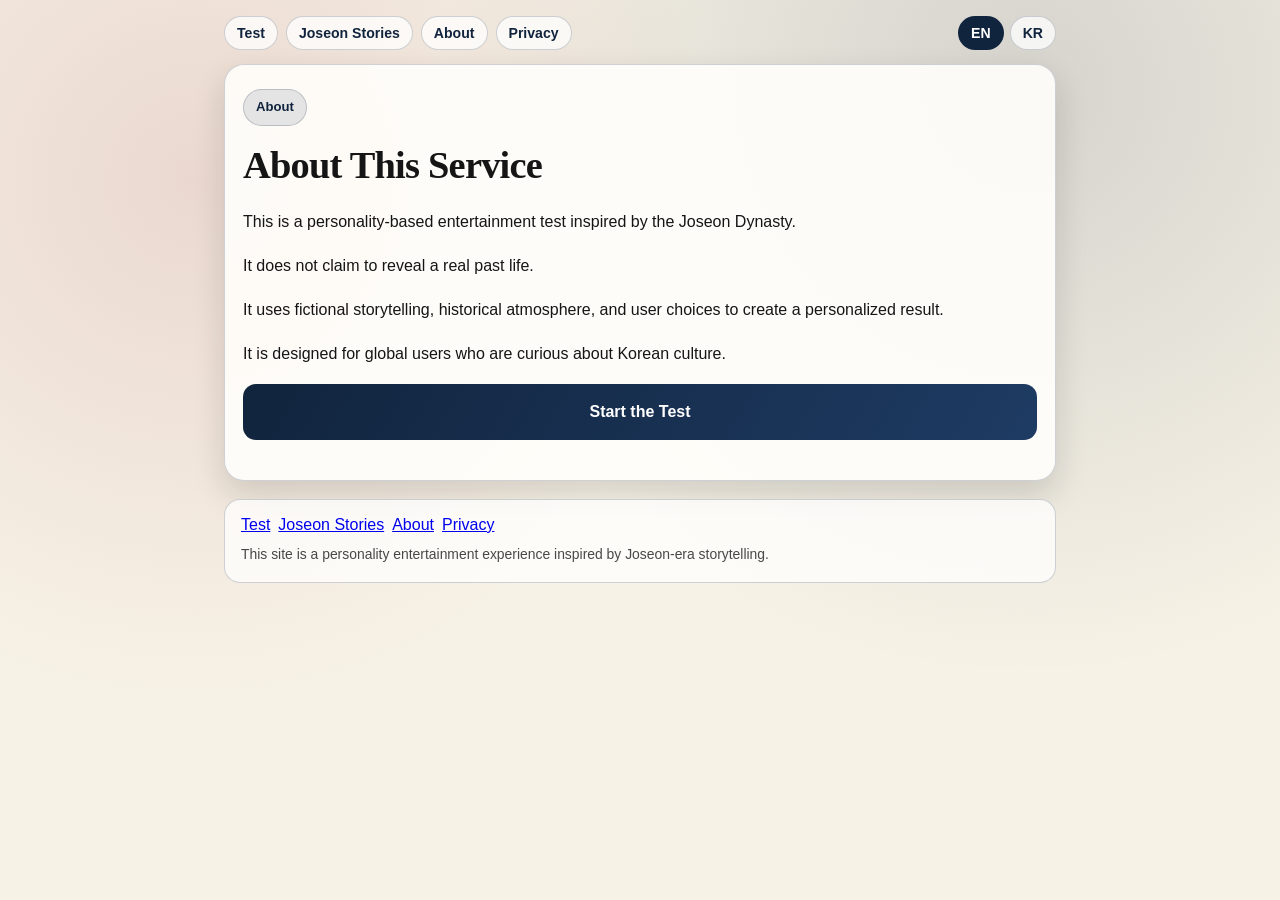
<file: about.html>
<!DOCTYPE html><html lang="en"><head><meta charset="UTF-8" /><meta name="viewport" content="width=device-width, initial-scale=1.0" /><title>My Past Life in Joseon - Korean Past Life Personality Test</title><meta name="description" content="Discover who you might have been in the Joseon Dynasty through a Korean-inspired personality test." /><meta property="og:title" content="My Past Life in Joseon - Korean Past Life Personality Test" /><meta property="og:description" content="Discover who you might have been in the Joseon Dynasty through a Korean-inspired personality test." /><link rel="stylesheet" href="style.css" /></head><body data-page="about"><div class="paper-overlay"></div><div class="site-shell"><header class="site-top"><nav class="site-nav" aria-label="Main menu"><a class="nav-link" href="index.html" data-i18n="menu.test"></a><a class="nav-link" href="history.html" data-i18n="menu.stories"></a><a class="nav-link" href="about.html" data-i18n="menu.about"></a><a class="nav-link" href="privacy.html" data-i18n="menu.privacy"></a></nav><div class="lang-switch"><button type="button" class="lang-btn" data-lang="en">EN</button><button type="button" class="lang-btn" data-lang="ko">KR</button></div></header><main class="content-card"><p class="badge" data-page-i18n="badge"></p><h1 data-page-i18n="title"></h1><p data-page-i18n="p1"></p><p data-page-i18n="p2"></p><p data-page-i18n="p3"></p><p data-page-i18n="p4"></p><p><a class="btn btn-primary" href="index.html?start=1" data-page-i18n="cta"></a></p></main><footer class="site-footer"><div class="footer-links"><a href="index.html" data-i18n="menu.test"></a><a href="history.html" data-i18n="menu.stories"></a><a href="about.html" data-i18n="menu.about"></a><a href="privacy.html" data-i18n="menu.privacy"></a></div><p class="footer-note" data-i18n="footer.note"></p></footer></div><script src="i18n.js"></script><script src="script.js"></script></body></html>
</file>
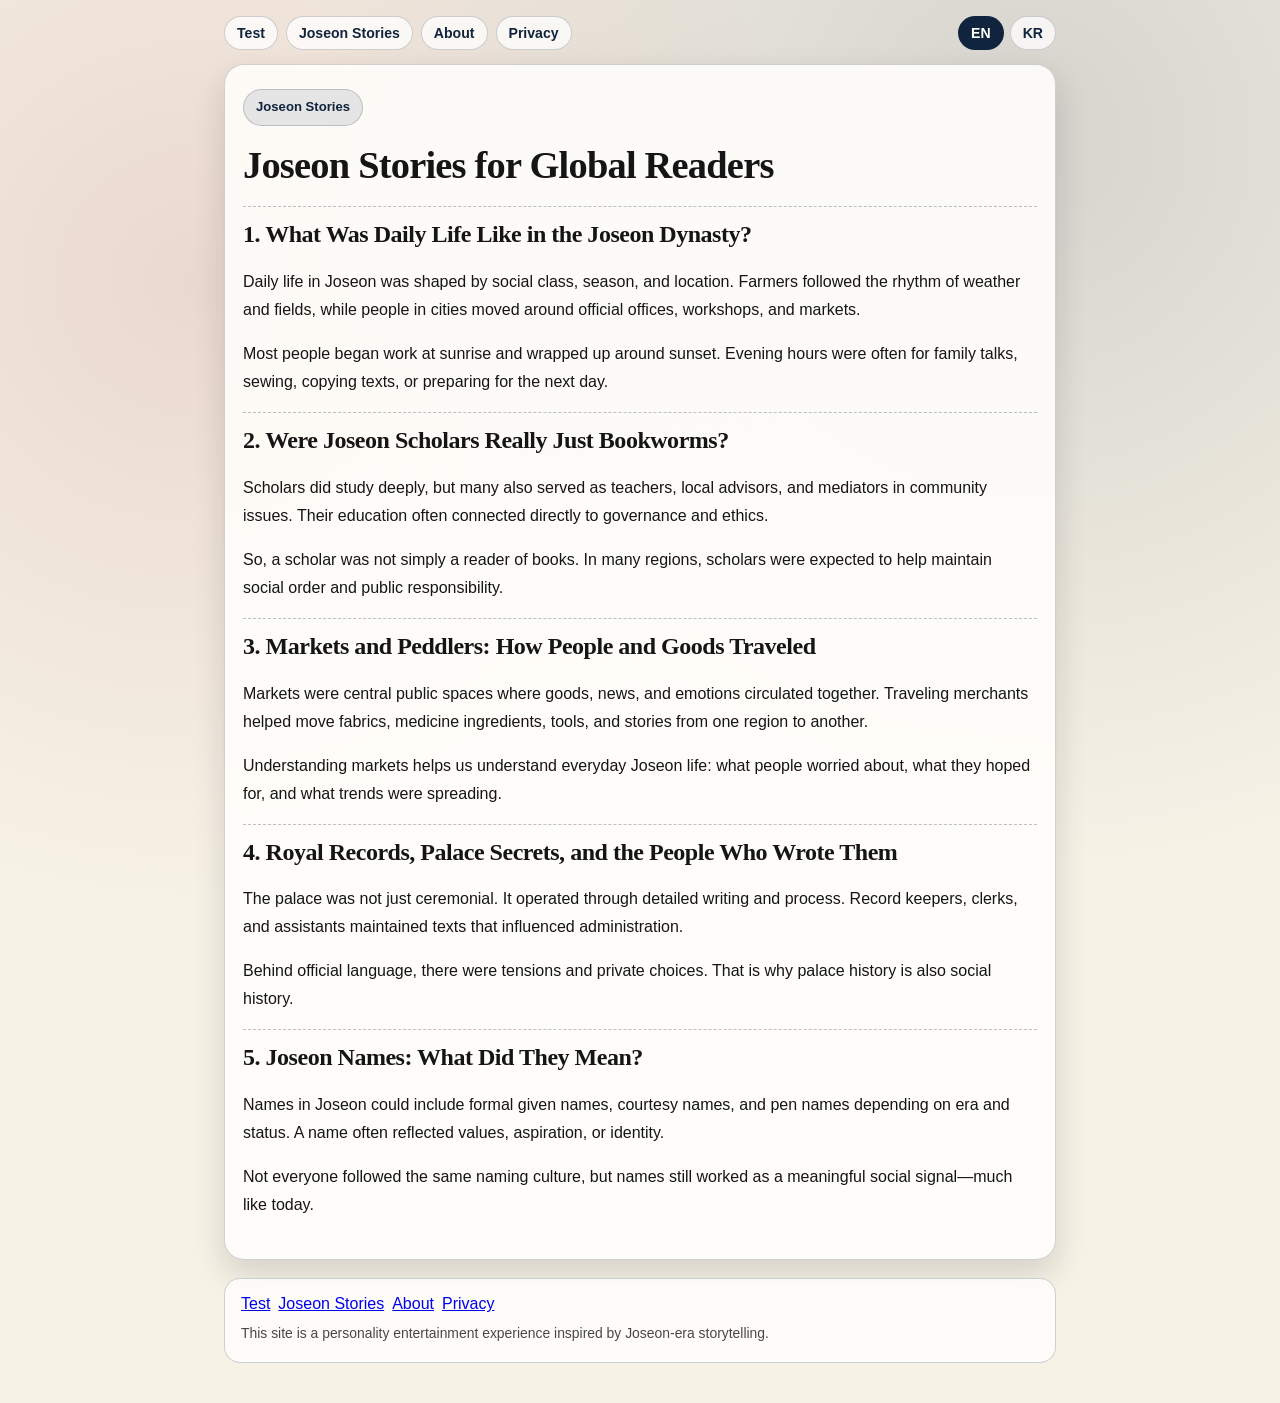
<file: history.html>
<!DOCTYPE html>
<html lang="en">
  <head>
    <meta charset="UTF-8" />
    <meta name="viewport" content="width=device-width, initial-scale=1.0" />
    <title>My Past Life in Joseon - Korean Past Life Personality Test</title>
    <meta name="description" content="Discover who you might have been in the Joseon Dynasty through a Korean-inspired personality test." />
    <meta property="og:title" content="My Past Life in Joseon - Korean Past Life Personality Test" />
    <meta property="og:description" content="Discover who you might have been in the Joseon Dynasty through a Korean-inspired personality test." />
    <link rel="stylesheet" href="style.css" />
  </head>
  <body data-page="history">
    <div class="paper-overlay"></div>
    <div class="site-shell">
      <header class="site-top">
        <nav class="site-nav" aria-label="Main menu">
          <a class="nav-link" href="index.html" data-i18n="menu.test"></a><a class="nav-link" href="history.html" data-i18n="menu.stories"></a><a class="nav-link" href="about.html" data-i18n="menu.about"></a><a class="nav-link" href="privacy.html" data-i18n="menu.privacy"></a>
        </nav>
        <div class="lang-switch"><button type="button" class="lang-btn" data-lang="en">EN</button><button type="button" class="lang-btn" data-lang="ko">KR</button></div>
      </header>
      <main class="content-card">
        <p class="badge" data-page-i18n="badge"></p><h1 data-page-i18n="title"></h1>
        <article class="history-article"><h2 data-page-i18n="a1t"></h2><p data-page-i18n="a1p1"></p><p data-page-i18n="a1p2"></p></article>
        <article class="history-article"><h2 data-page-i18n="a2t"></h2><p data-page-i18n="a2p1"></p><p data-page-i18n="a2p2"></p></article>
        <article class="history-article"><h2 data-page-i18n="a3t"></h2><p data-page-i18n="a3p1"></p><p data-page-i18n="a3p2"></p></article>
        <article class="history-article"><h2 data-page-i18n="a4t"></h2><p data-page-i18n="a4p1"></p><p data-page-i18n="a4p2"></p></article>
        <article class="history-article"><h2 data-page-i18n="a5t"></h2><p data-page-i18n="a5p1"></p><p data-page-i18n="a5p2"></p></article>
      </main>
      <footer class="site-footer"><div class="footer-links"><a href="index.html" data-i18n="menu.test"></a><a href="history.html" data-i18n="menu.stories"></a><a href="about.html" data-i18n="menu.about"></a><a href="privacy.html" data-i18n="menu.privacy"></a></div><p class="footer-note" data-i18n="footer.note"></p></footer>
    </div>
    <script src="i18n.js"></script><script src="script.js"></script>
  </body>
</html>
</file>
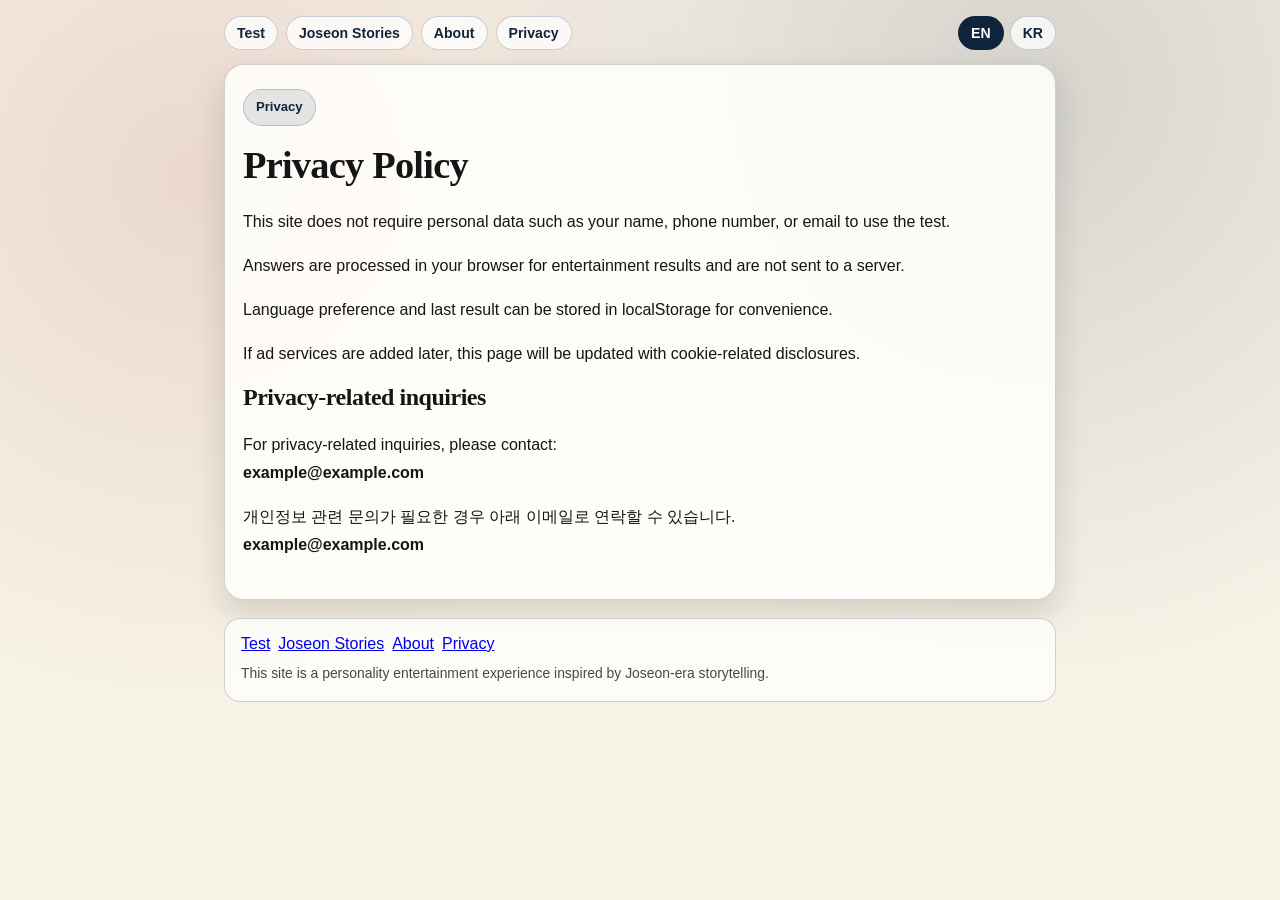
<file: privacy.html>
<!DOCTYPE html><html lang="en"><head><meta charset="UTF-8" /><meta name="viewport" content="width=device-width, initial-scale=1.0" /><title>My Past Life in Joseon - Korean Past Life Personality Test</title><meta name="description" content="Discover who you might have been in the Joseon Dynasty through a Korean-inspired personality test." /><meta property="og:title" content="My Past Life in Joseon - Korean Past Life Personality Test" /><meta property="og:description" content="Discover who you might have been in the Joseon Dynasty through a Korean-inspired personality test." /><link rel="stylesheet" href="style.css" /></head><body data-page="privacy"><div class="paper-overlay"></div><div class="site-shell"><header class="site-top"><nav class="site-nav" aria-label="Main menu"><a class="nav-link" href="index.html" data-i18n="menu.test"></a><a class="nav-link" href="history.html" data-i18n="menu.stories"></a><a class="nav-link" href="about.html" data-i18n="menu.about"></a><a class="nav-link" href="privacy.html" data-i18n="menu.privacy"></a></nav><div class="lang-switch"><button type="button" class="lang-btn" data-lang="en">EN</button><button type="button" class="lang-btn" data-lang="ko">KR</button></div></header><main class="content-card"><p class="badge" data-page-i18n="badge"></p><h1 data-page-i18n="title"></h1><p data-page-i18n="p1"></p><p data-page-i18n="p2"></p><p data-page-i18n="p3"></p><p data-page-i18n="p4"></p><section class="privacy-contact"><h2>Privacy-related inquiries</h2><p>For privacy-related inquiries, please contact:<br /><strong>example@example.com</strong></p><!-- TODO: Replace example@example.com with your real privacy contact email. --><p>개인정보 관련 문의가 필요한 경우 아래 이메일로 연락할 수 있습니다.<br /><strong>example@example.com</strong></p><!-- TODO: 개인정보 문의용 실제 이메일로 example@example.com을 교체하세요. --></section></main><footer class="site-footer"><div class="footer-links"><a href="index.html" data-i18n="menu.test"></a><a href="history.html" data-i18n="menu.stories"></a><a href="about.html" data-i18n="menu.about"></a><a href="privacy.html" data-i18n="menu.privacy"></a></div><p class="footer-note" data-i18n="footer.note"></p></footer></div><script src="i18n.js"></script><script src="script.js"></script></body></html>
</file>
<file: style.css>
:root {
  --ink: #151515;
  --indigo: #11243d;
  --seal: #8e1f2d;
  --paper: #f7f2e6;
  --line: rgba(17, 36, 61, 0.2);
  --shadow: 0 14px 32px rgba(21, 21, 21, 0.15);
}
* { box-sizing: border-box; }
body { margin: 0; min-height: 100vh; color: var(--ink); background: radial-gradient(circle at 15% 20%, rgba(142, 31, 45, 0.12), transparent 40%), radial-gradient(circle at 80% 10%, rgba(17, 36, 61, 0.15), transparent 45%), var(--paper); font-family: "Inter", "Noto Sans KR", sans-serif; }
.paper-overlay { position: fixed; inset: 0; pointer-events: none; opacity: 0.5; }
.site-shell { position: relative; z-index: 1; width: min(100%, 860px); margin: 0 auto; padding: 16px 14px 40px; }
.site-top { display: flex; justify-content: space-between; align-items: center; gap: 10px; margin-bottom: 14px; }
.site-nav { display: flex; flex-wrap: wrap; gap: 8px; }
.nav-link,.lang-btn { text-decoration: none; color: var(--indigo); background: rgba(255,255,255,.75); border: 1px solid var(--line); border-radius: 999px; padding: 8px 12px; font-weight: 600; font-size: .88rem; }
.lang-switch{display:flex;gap:6px}.lang-btn{cursor:pointer}.lang-btn.active{background:var(--indigo);color:#fff}
.app { width: min(100%, 620px); margin: 0 auto; }
.screen,.content-card { background: rgba(255,254,251,.9); border:1px solid var(--line); border-radius: 20px; padding: 24px 18px; box-shadow: var(--shadow); }
.screen {display:none}.screen.active{display:block}
.badge{display:inline-block;margin:0;background:rgba(17,36,61,.1);color:var(--indigo);border:1px solid rgba(17,36,61,.2);border-radius:999px;padding:6px 12px;font-size:.82rem;font-weight:600}
h1,h2,h3{font-family:"Noto Serif KR",serif;letter-spacing:-.02em;margin-top:0} h1{margin:14px 0 12px;line-height:1.35;font-size:clamp(1.7rem,6vw,2.4rem)}
.lead{margin:0 0 22px;color:rgba(21,21,21,.85)} p{line-height:1.75}
.btn{width:100%;border:0;border-radius:13px;padding:14px 16px;font-size:1rem;font-weight:700;cursor:pointer;text-decoration:none;display:inline-block;text-align:center}
.btn-primary{background:linear-gradient(120deg,var(--indigo),#1e3b63);color:#fff}.btn-secondary{background:rgba(17,36,61,.1);color:var(--indigo);border:1px solid rgba(17,36,61,.2)}
.top-bar{margin-bottom:16px}#progress-text{margin:0 0 8px;color:var(--indigo);font-weight:600}.progress-track{width:100%;height:8px;border-radius:99px;background:rgba(17,36,61,.14)}.progress-fill{height:100%;border-radius:inherit;background:linear-gradient(90deg,var(--seal),#b83a4f)}
.answer-list{display:grid;gap:10px}.answer-btn{background:#fff;border:1px solid rgba(17,36,61,.28);text-align:left;border-radius:12px;padding:14px;line-height:1.5;font-size:.97rem;cursor:pointer}
.result-label{color:var(--seal);font-weight:700;margin:0 0 8px}.result-identity{margin:0;color:rgba(21,21,21,.75)}
.result-card{margin-top:16px;background:rgba(255,255,255,.82);border:1px solid var(--line);border-radius:16px;padding:16px}
.fact-grid{display:grid;grid-template-columns:1fr 1fr;gap:12px;margin:0}.fact-grid dt{font-size:.82rem;color:var(--seal);font-weight:700}.fact-grid dd{margin:0;font-size:.95rem}
.stats-list{display:grid;gap:8px}.stat-meta{display:flex;justify-content:space-between;font-size:.9rem}.stat-track{height:8px;background:rgba(17,36,61,.12);border-radius:999px}.stat-fill{height:100%;border-radius:inherit;background:linear-gradient(90deg,var(--indigo),var(--seal))}
.last-scene{margin-top:14px;padding:12px;border-radius:12px;background:rgba(142,31,45,.08);border:1px dashed rgba(142,31,45,.3)}.result-actions{margin-top:14px;display:grid;gap:10px}
.save-card-status{margin:10px 2px 0;font-size:.92rem;color:var(--indigo);min-height:1.4em}
.btn.is-loading{opacity:.75;cursor:wait}
.history-article{border-top:1px dashed rgba(17,36,61,.28);padding-top:14px;margin-top:14px}
.site-footer{margin-top:18px;padding:16px;background:rgba(255,255,255,.74);border:1px solid var(--line);border-radius:16px}.footer-links{display:flex;flex-wrap:wrap;gap:8px;margin-bottom:8px}.footer-note{margin:0;font-size:.87rem;color:rgba(21,21,21,.78)}

.share-card-export{position:fixed;left:-99999px;top:0;opacity:1;pointer-events:none;width:1080px}
.share-card{position:relative;width:1080px;min-height:1920px;padding:94px 86px 80px;color:#121820;background:
radial-gradient(circle at 78% 8%, rgba(17,36,61,.2), transparent 34%),
radial-gradient(circle at 6% 22%, rgba(142,31,45,.12), transparent 38%),
linear-gradient(180deg,#f6f0e5,#eee6d8);}
.share-card-paper{position:absolute;inset:0;background-image:repeating-linear-gradient(0deg,rgba(255,255,255,.16),rgba(255,255,255,.16) 2px,transparent 2px,transparent 5px),radial-gradient(circle at 30% 20%,rgba(255,255,255,.18),transparent 35%);mix-blend-mode:soft-light;pointer-events:none}
.share-top,.share-hero,.share-summary-section,.share-traits-section,.share-stats-section,.share-footer{position:relative;z-index:1}
.share-top{display:flex;align-items:flex-start;justify-content:space-between;padding-bottom:34px;border-bottom:1px solid rgba(17,36,61,.18)}
.share-brand{margin:0;font-family:"Noto Serif KR",serif;font-size:38px;font-weight:700;color:#0d223f;letter-spacing:.01em}
.share-seal{width:88px;height:88px;border-radius:50%;border:2px solid rgba(142,31,45,.7);display:grid;place-items:center;color:#8e1f2d;font-family:"Noto Serif KR",serif;font-size:40px;background:rgba(142,31,45,.05)}
.share-hero{padding:60px 0 44px;border-bottom:1px solid rgba(17,36,61,.16)}
.share-title{margin:0;max-width:860px;font-family:"Noto Serif KR",serif;font-size:76px;line-height:1.17;letter-spacing:-.02em;overflow-wrap:anywhere;word-break:keep-all}
.share-title.long{font-size:66px}
.share-title.very-long{font-size:56px}
.share-name{margin:24px 0 0;font-size:42px;font-weight:700;color:#8e1f2d;letter-spacing:.01em;overflow-wrap:anywhere}
.share-meta{display:grid;grid-template-columns:repeat(3,minmax(0,1fr));gap:14px;margin-top:28px}
.share-meta-item{border:1px solid rgba(17,36,61,.16);background:rgba(255,255,255,.45);border-radius:14px;padding:14px 16px}
.share-meta-item h4{margin:0 0 6px;font-size:22px;color:#4f5f75}
.share-meta-item p{margin:0;font-size:27px;font-weight:600;line-height:1.35;overflow-wrap:anywhere}
.share-summary-section{padding:36px 0 30px}
.share-section-label{margin:0 0 14px;font-size:24px;text-transform:uppercase;letter-spacing:.12em;color:#31435d}
.share-summary{margin:0;max-width:900px;font-size:35px;line-height:1.5;white-space:pre-line;overflow-wrap:anywhere}
.share-traits-section{padding:24px 0;border-top:1px solid rgba(17,36,61,.13);border-bottom:1px solid rgba(17,36,61,.13)}
.share-keywords{display:flex;flex-wrap:wrap;gap:10px}
.share-keyword-pill{border-radius:999px;background:#0f2746;color:#f5efe4;padding:8px 16px;font-size:22px;font-weight:600}
.share-trait-grid{display:grid;grid-template-columns:1fr 1fr;gap:14px;margin-top:20px}
.share-trait-item{background:rgba(255,255,255,.42);border:1px solid rgba(17,36,61,.14);border-radius:14px;padding:14px 16px}
.share-trait-item h4{margin:0 0 8px;font-size:23px;color:#4f5f75}
.share-trait-item p{margin:0;font-size:30px;line-height:1.42;overflow-wrap:anywhere}
.share-stats-section{padding:34px 0 22px}
.share-stats{display:grid;gap:14px}
.share-stat-row{display:grid;grid-template-columns:220px 1fr 74px;gap:16px;align-items:center}
.share-stat-row strong{font-size:26px}
.share-stat-track{height:16px;border-radius:999px;background:rgba(17,36,61,.16);overflow:hidden}
.share-stat-fill{height:100%;border-radius:inherit;background:linear-gradient(90deg,#0f2746,#8e1f2d)}
.share-stat-value{text-align:right;font-size:25px;color:#8e1f2d;font-weight:700}
.share-footer{display:flex;justify-content:space-between;align-items:flex-end;margin-top:24px;padding-top:24px;border-top:1px solid rgba(17,36,61,.2)}
.share-footer p{margin:0}
.share-footer-line{font-size:30px;font-family:"Noto Serif KR",serif}
.share-site{font-size:22px;letter-spacing:.08em;color:#5c6f89}
</file>
